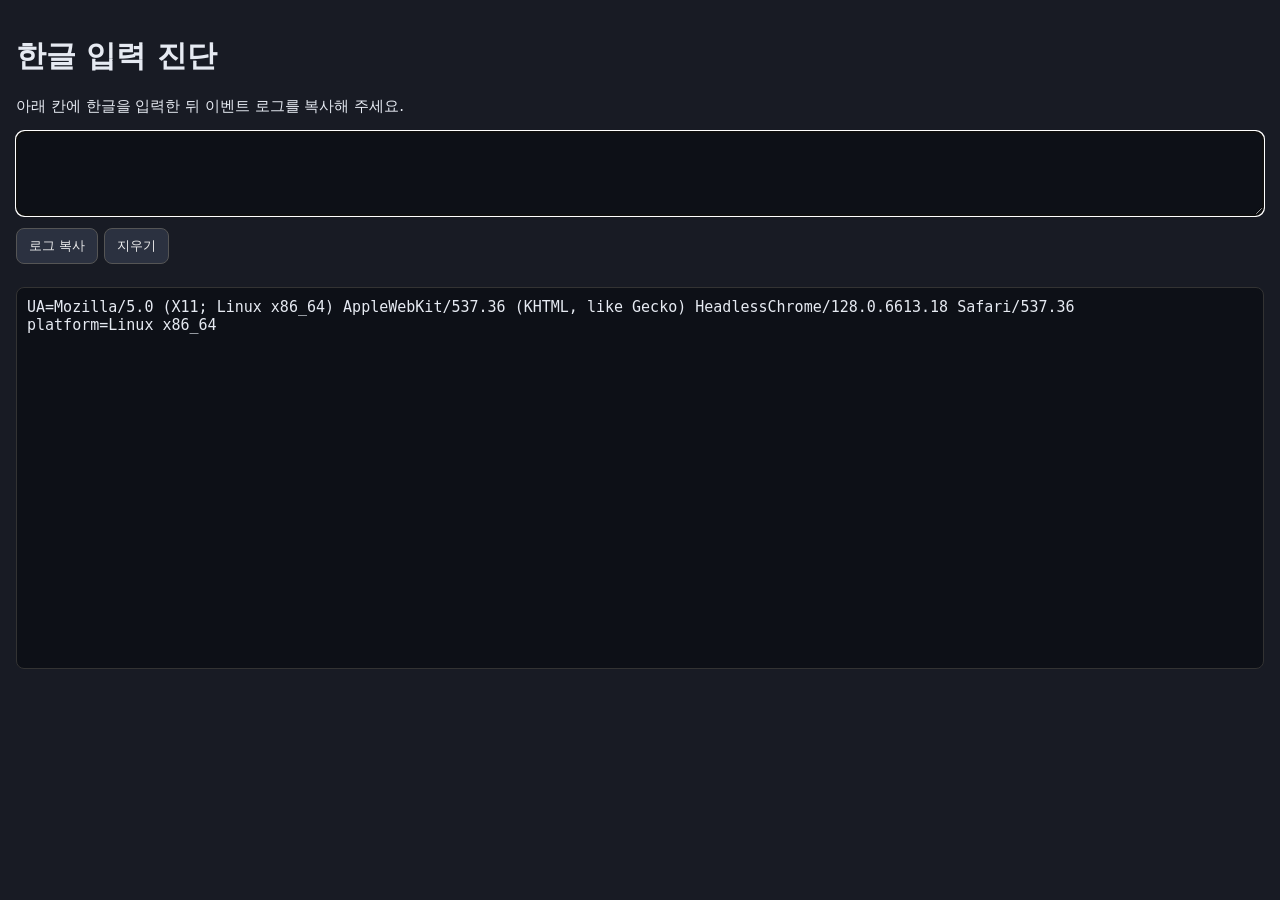
<file: apps/devterm/web/keytest.html>
<!doctype html>
<html lang="ko">
<head>
<meta charset="utf-8">
<meta name="viewport" content="width=device-width, initial-scale=1, viewport-fit=cover">
<title>devterm keytest — 한글 입력 진단</title>
<style>
  body { margin: 0; padding: 16px; background: #181b24; color: #e6eaf2; font: 15px system-ui, sans-serif; }
  textarea { box-sizing: border-box; width: 100%; padding: 10px; border: 1px solid #555;
             border-radius: 8px; background: #0d1017; color: #fff; font: 18px D2Coding, monospace; }
  button { margin: 8px 6px 8px 0; padding: 8px 12px; border: 1px solid #555;
           border-radius: 8px; background: #2b3140; color: #eee; }
  pre { min-height: 40vh; padding: 10px; overflow: auto; white-space: pre-wrap;
        word-break: break-all; border: 1px solid #333; border-radius: 8px; background: #0d1017; }
</style>
</head>
<body>
<h1>한글 입력 진단</h1>
<p>아래 칸에 한글을 입력한 뒤 이벤트 로그를 복사해 주세요.</p>
<textarea id="input" rows="3" autocapitalize="off" autocorrect="off" spellcheck="false"></textarea>
<div><button id="copy">로그 복사</button><button id="clear">지우기</button></div>
<pre id="log"></pre>
<script>
  const input = document.getElementById('input');
  const log = document.getElementById('log');
  function append(event) {
    const fields = [event.type];
    if (event.type.startsWith('key')) fields.push('key=' + JSON.stringify(event.key), 'code=' + event.code);
    if (event.type === 'input' || event.type === 'beforeinput' || event.type.startsWith('composition')) {
      fields.push('inputType=' + event.inputType, 'data=' + JSON.stringify(event.data),
                  'isComposing=' + event.isComposing);
    }
    fields.push('value=' + JSON.stringify(input.value));
    log.textContent += fields.join('  ') + '\n';
    log.scrollTop = log.scrollHeight;
  }
  ['keydown', 'keyup', 'compositionstart', 'compositionupdate', 'compositionend', 'beforeinput', 'input']
    .forEach((name) => input.addEventListener(name, append));
  document.getElementById('clear').onclick = () => { input.value = ''; log.textContent = ''; input.focus(); };
  document.getElementById('copy').onclick = async function () {
    try { await navigator.clipboard.writeText(log.textContent); this.textContent = '복사됨'; }
    catch (_) { this.textContent = '복사 실패 — 로그를 직접 선택해 주세요'; }
  };
  log.textContent = 'UA=' + navigator.userAgent + '\nplatform=' + navigator.platform + '\n';
  input.focus();
</script>
</body>
</html>
</file>
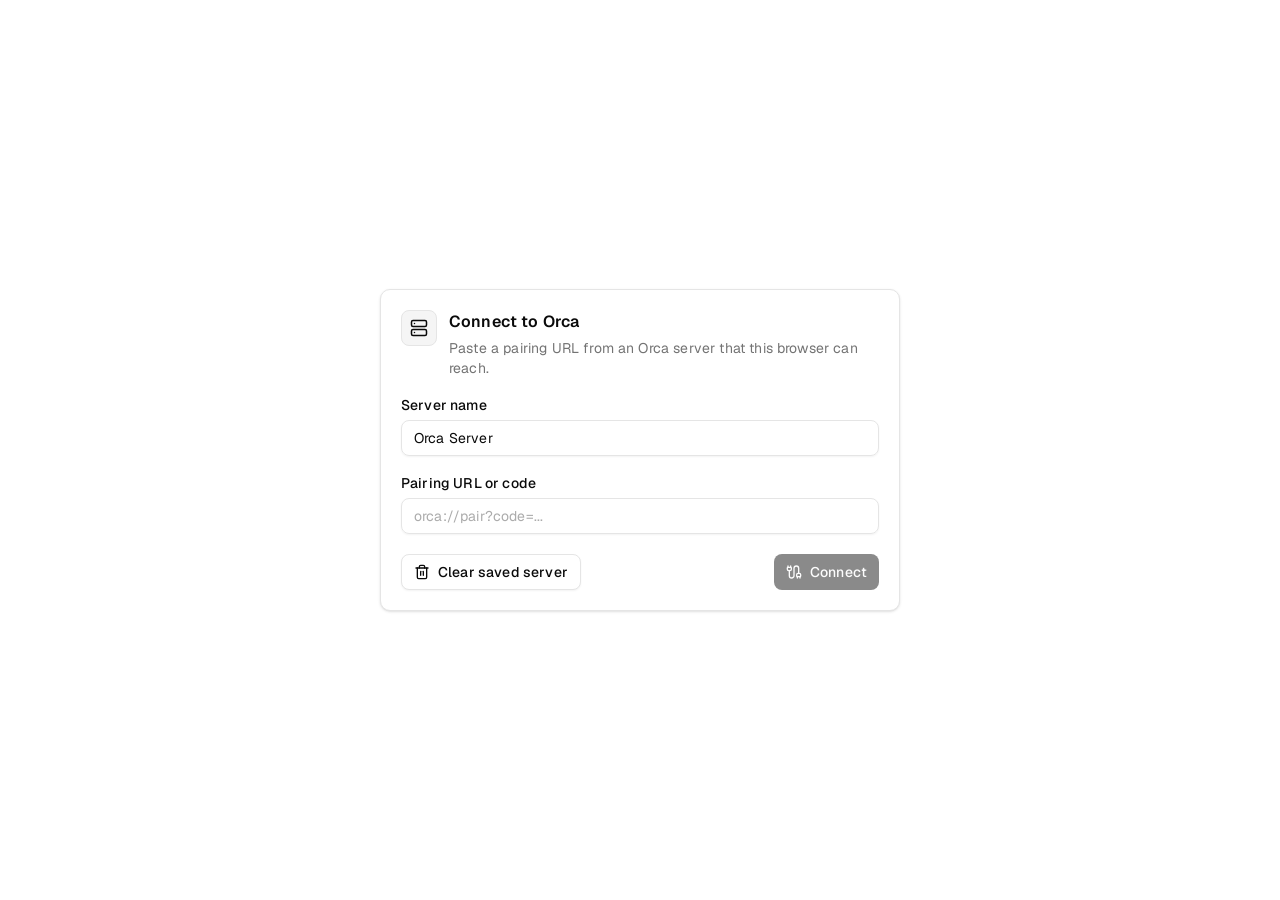
<file: apps/orca/web-bundle/dist/web-index.html>
<!doctype html>
<html>
  <head>
    <meta charset="UTF-8" />
    <meta name="viewport" content="width=device-width, initial-scale=1.0, viewport-fit=cover" />
    <title>Orca Web</title>
    <link rel="icon" type="image/png" href="[data-uri]" />
    <script type="module" crossorigin src="./assets/web-index-7YTHIMhi.js"></script>
    <link rel="stylesheet" crossorigin href="./assets/web-index-osdaWwQB.css">
  </head>
  <body>
    <div id="root"></div>
  </body>
</html>
</file>
